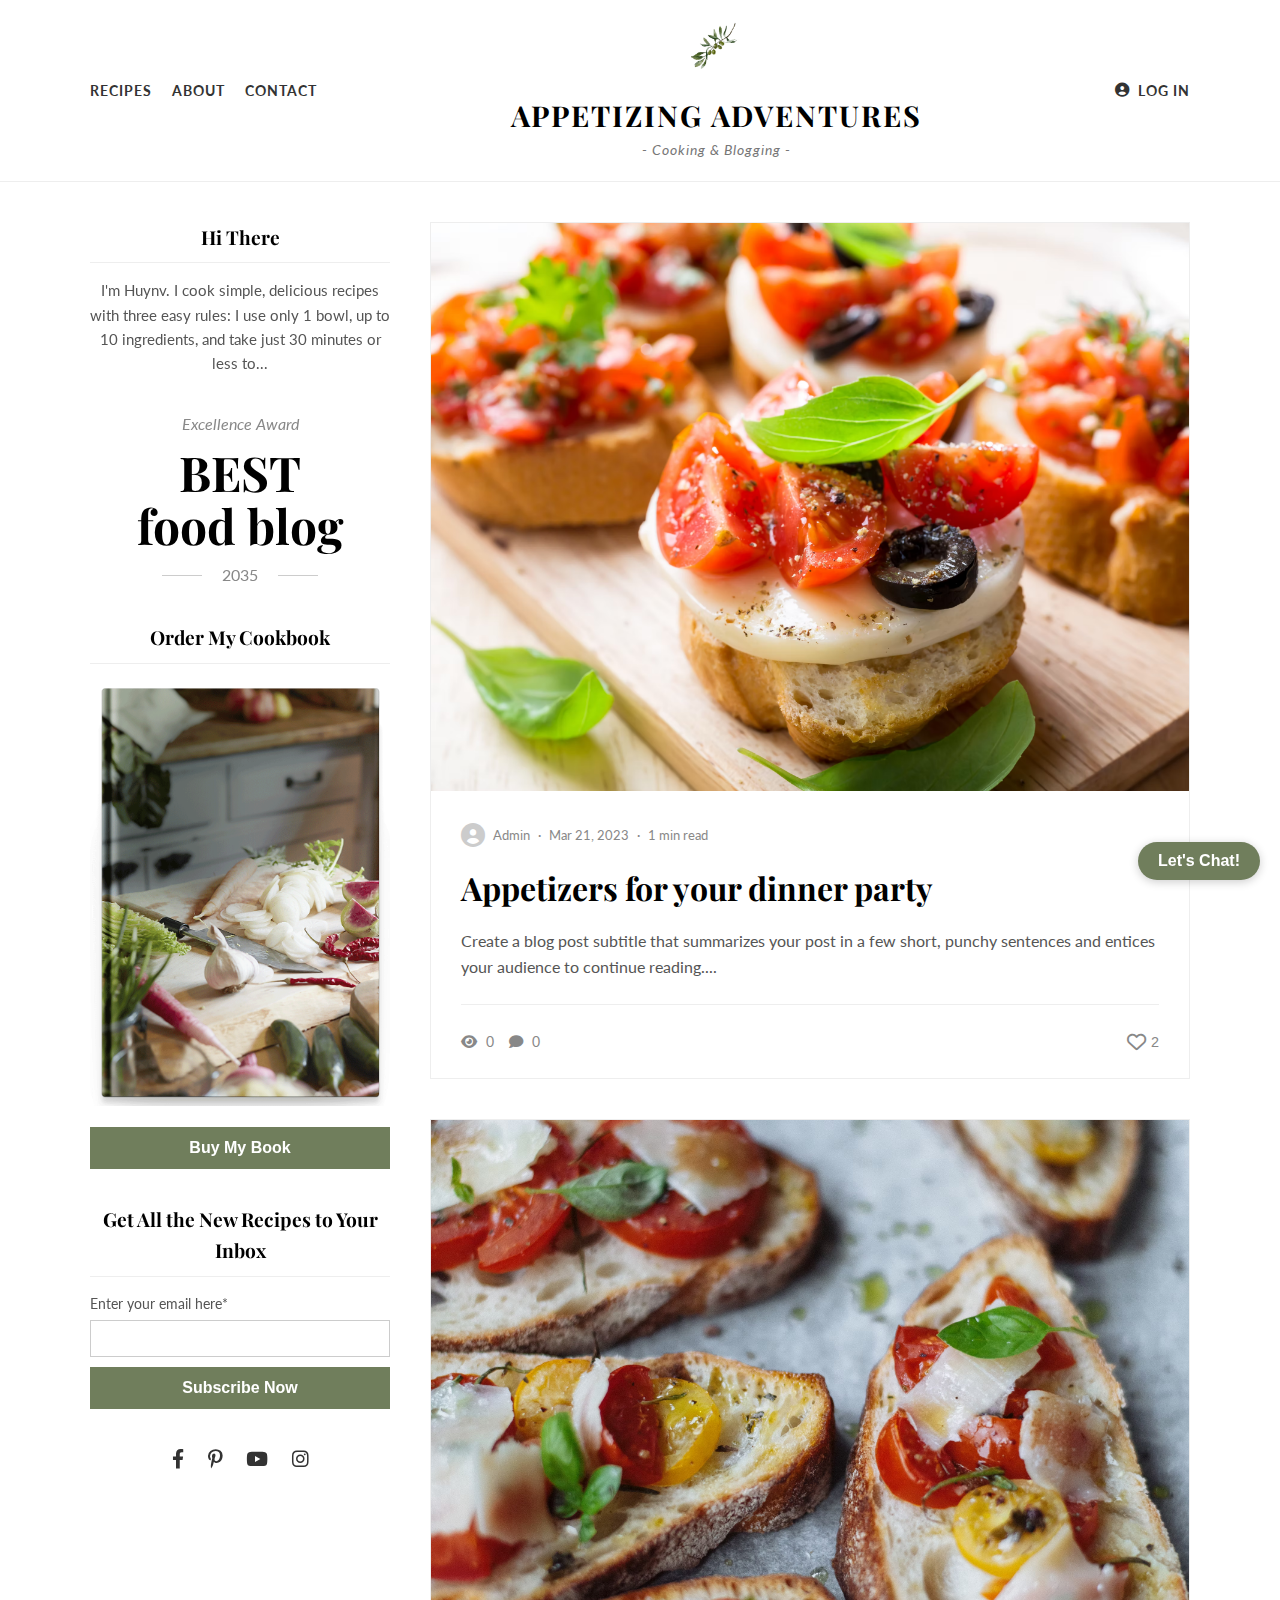
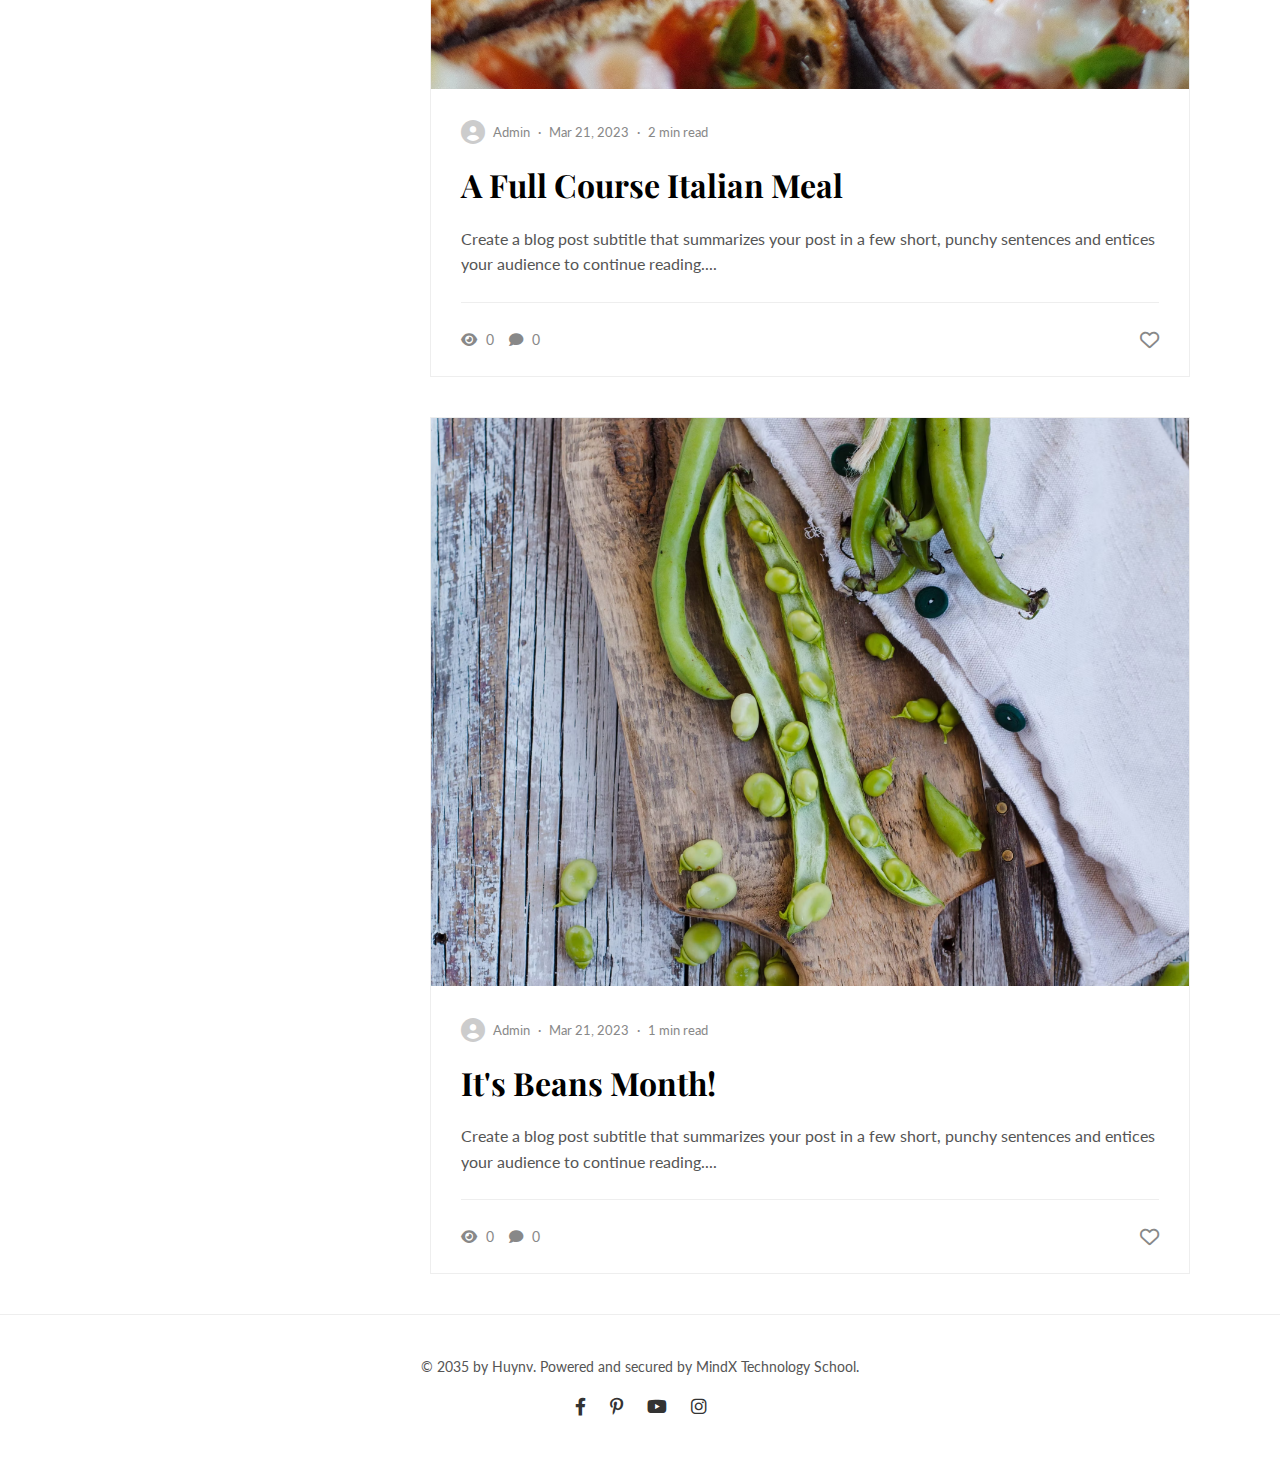
<file: blog/index.html>
<!DOCTYPE html>
<html lang="vi">
<head>
    <meta charset="UTF-8">
    <meta name="viewport" content="width=device-width, initial-scale=1.0">
    <title>Appetizing Adventures - Cooking & Blogging</title>
    
    <link rel="stylesheet" href="https://cdnjs.cloudflare.com/ajax/libs/font-awesome/6.0.0-beta3/css/all.min.css">
    
    <link href="https://fonts.googleapis.com/css2?family=Lato:ital,wght@0,400;0,700;1,400&family=Playfair+Display:wght@700&display=swap" rel="stylesheet">

    <link rel="stylesheet" href="style.css">
</head>
<body>

    <header class="main-header">
        <div class="container header-container">
            <nav class="main-nav">
                <a href="#">RECIPES</a>
                <a href="#">ABOUT</a>
                <a href="#">CONTACT</a>
            </nav>
            
            <div class="logo-container">
                <img src="../blog/images/oliver.avif" alt="Olive Branch" class="logo-image">
                <a href="#" class="nav-logo">APPETIZING ADVENTURES</a>
                <p class="subtitle">- Cooking & Blogging -</p>
            </div>
            
            <div class="login-nav">
                <a href="#"><i class="fas fa-user-circle"></i> LOG IN</a>
            </div>
        </div>
    </header>

    <div class="container main-content">
        
        <aside class="sidebar">
            <div class="sidebar-sticky">
                
                <section class="sidebar-widget">
                    <h2 class="widget-title">Hi There</h2>
                    <p>I'm Huynv. I cook simple, delicious recipes with three easy rules: I use only 1 bowl, up to 10 ingredients, and take just 30 minutes or less to...</p>
                </section>
                
                <section class="sidebar-widget best-blog">
                    <span class="award-sub">Excellence Award</span>
                    <h2 class="award-title">BEST<br>food blog</h2>
                    <span class="award-year">2035</span>
                </section>
                
                <section class="sidebar-widget">
                    <h2 class="widget-title">Order My Cookbook</h2>
                    <img src="../blog/images/book.gif" alt="Cookbook" class="cookbook-img">
                    <button class="cta-button" onclick="buyBook()">Buy My Book</button>
                </section>

                <section class="sidebar-widget">
                    <h2 class="widget-title">Get All the New Recipes to Your Inbox</h2>
                    <form class="subscribe-form">
                        <label for="email">Enter your email here*</label>
                        <input type="email" id="email" placeholder="">
                        <button type="button" class="cta-button" onclick="subscribeNow()">Subscribe Now</button>
                    </form>
                </section>
                
                <section class="sidebar-widget social-widget">
                    <a href="#"><i class="fab fa-facebook-f"></i></a>
                    <a href="#"><i class="fab fa-pinterest-p"></i></a>
                    <a href="#"><i class="fab fa-youtube"></i></a>
                    <a href="#"><i class="fab fa-instagram"></i></a>
                </section>
                
            </div>
        </aside>

        <main class="post-feed">
            
            <article class="post-card">
                <img src="../blog/images/Appetizers .avif" alt="Appetizers">
                <div class="card-content">
                    <div class="post-meta">
                        <i class="fas fa-user-circle author-icon"></i> <span>Admin</span>
                        <span>&#183;</span>
                        <span>Mar 21, 2023</span>
                        <span>&#183;</span>
                        <span>1 min read</span>
                    </div>
                    <h3>Appetizers for your dinner party</h3>
                    <p class="snippet">Create a blog post subtitle that summarizes your post in a few short, punchy sentences and entices your audience to continue reading....</p>
                    <hr>
                    <div class="card-footer">
                        <div class="post-stats">
                            <span><i class="fas fa-eye"></i> 0</span>
                            <span><i class="fas fa-comment"></i> 0</span>
                        </div>
                        <button class="like-button" onclick="likePost(this)">
                            <i class="far fa-heart"></i>
                            <span>2</span>
                        </button>
                    </div>
                </div>
            </article>

            <article class="post-card">
                <img src="../blog/images/italia-mi.avif" alt="Italian Meal">
                <div class="card-content">
                    <div class="post-meta">
                        <i class="fas fa-user-circle author-icon"></i> <span>Admin</span>
                        <span>&#183;</span>
                        <span>Mar 21, 2023</span>
                        <span>&#183;</span>
                        <span>2 min read</span>
                    </div>
                    <h3>A Full Course Italian Meal</h3>
                    <p class="snippet">Create a blog post subtitle that summarizes your post in a few short, punchy sentences and entices your audience to continue reading....</p>
                    <hr>
                    <div class="card-footer">
                        <div class="post-stats">
                            <span><i class="fas fa-eye"></i> 0</span>
                            <span><i class="fas fa-comment"></i> 0</span>
                        </div>
                        <button class="like-button" onclick="likePost(this)">
                            <i class="far fa-heart"></i>
                        </button>
                    </div>
                </div>
            </article>

            <article class="post-card">
                <img src="../blog/images/Beans.avif" alt="Beans">
                <div class="card-content">
                    <div class="post-meta">
                        <i class="fas fa-user-circle author-icon"></i> <span>Admin</span>
                        <span>&#183;</span>
                        <span>Mar 21, 2023</span>
                        <span>&#183;</span>
                        <span>1 min read</span>
                    </div>
                    <h3>It's Beans Month!</h3>
                    <p class="snippet">Create a blog post subtitle that summarizes your post in a few short, punchy sentences and entices your audience to continue reading....</p>
                    <hr>
                    <div class="card-footer">
                        <div class="post-stats">
                            <span><i class="fas fa-eye"></i> 0</span>
                            <span><i class="fas fa-comment"></i> 0</span>
                        </div>
                        <button class="like-button" onclick="likePost(this)">
                            <i class="far fa-heart"></i>
                        </button>
                    </div>
                </div>
            </article>

        </main>
    </div>

    <footer>
        <p>© 2035 by Huynv. Powered and secured by MindX Technology School.</p>
        <div class="footer-social">
            <a href="#"><i class="fab fa-facebook-f"></i></a>
            <a href="#"><i class="fab fa-pinterest-p"></i></a>
            <a href="#"><i class="fab fa-youtube"></i></a>
            <a href="#"><i class="fab fa-instagram"></i></a>
        </div>
    </footer>
    
    <button class="chat-button" onclick="chat()">Let's Chat!</button>

    <script src="script.js"></script>
</body>
</html>
</file>
<file: blog/style.css>
* {
  margin: 0;
  padding: 0;
  box-sizing: border-box;
}

body {
  font-family: "Lato", sans-serif;
  line-height: 1.6;
  background-color: #ffffff;
  color: #333;
}

h1,
h2,
h3,
h4,
h5,
h6,
.nav-logo,
.award-title {
  font-family: "Playfair Display", serif;
}

.container {
  width: 90%;
  max-width: 1100px;
  margin: auto;
}

.cta-button {
  background-color: #707e5c; 
  color: white;
  border: none;
  padding: 12px 20px;
  font-size: 1rem;
  font-weight: 700;
  cursor: pointer;
  width: 100%;
  transition: background-color 0.3s;
}
.cta-button:hover {
  background-color: #5a664a;
}

.main-header {
  position: sticky;
  top: 0;
  background: #fff;
  z-index: 100;
  border-bottom: 1px solid #eee;
}
.header-container {
  display: flex;
  justify-content: space-between;
  align-items: center;
  padding: 20px 0;
}
.main-nav {
  display: flex;
  gap: 20px;
}
.main-nav a,
.login-nav a {
  text-decoration: none;
  color: #333;
  font-weight: 700;
  font-size: 0.9rem;
  letter-spacing: 1px;
}
.logo-container {
  text-align: center;
}
.logo-image {
  width: 50px; 
  margin-bottom: 10px;
}
.nav-logo {
  font-size: 1.8rem;
  font-weight: 700;
  color: #000;
  text-decoration: none;
  letter-spacing: 2px; 
  display: block;
}
.subtitle {
  font-size: 0.9rem;
  color: #777;
  font-style: italic;
  letter-spacing: 1px;
}
.login-nav a {
  display: flex;
  align-items: center;
  gap: 8px;
}

.main-content {
  display: flex;
  margin-top: 40px;
  gap: 40px;
}

.sidebar {
  width: 300px;
  flex-shrink: 0; 
}
.sidebar-sticky {
  position: sticky;
  top: 150px; 
}
.sidebar-widget {
  margin-bottom: 35px;
}
.widget-title {
  font-size: 1.2rem;
  font-weight: 700;
  color: #000;
  text-align: center;
  margin-bottom: 15px;
  padding-bottom: 10px;
  border-bottom: 1px solid #eee;
}
.sidebar-widget p {
  font-size: 0.95rem;
  color: #555;
  text-align: center;
}
.best-blog {
  text-align: center;
}
.award-sub {
  font-size: 1rem;
  font-style: italic;
  color: #888;
}
.award-title {
  font-size: 3rem;
  line-height: 1.1;
  color: #000;
  margin: 10px 0;
}
.award-year {
  display: inline-block;
  font-size: 1rem;
  color: #888;
  padding: 0 20px;
  position: relative;
}
.award-year:before,
.award-year:after {
  content: "";
  position: absolute;
  top: 50%;
  width: 40px;
  height: 1px;
  background: #ccc;
}
.award-year:before {
  left: -40px;
}
.award-year:after {
  right: -40px;
}

.cookbook-img {
  width: 100%;
  height: auto;
  border-radius: 4px;
  margin-bottom: 15px;
}
.subscribe-form label {
  font-size: 0.9rem;
  color: #555;
  display: block;
  text-align: left;
  margin-bottom: 5px;
}
.subscribe-form input {
  width: 100%;
  padding: 10px;
  border: 1px solid #ccc;
  border-radius: 0;
  margin-bottom: 10px;
}
.social-widget {
  text-align: center;
}
.social-widget a {
  color: #333;
  font-size: 1.2rem;
  margin: 0 10px;
  text-decoration: none;
  transition: color 0.3s;
}
.social-widget a:hover {
  color: #707e5c;
}

.post-feed {
  flex-grow: 1; 
}
.post-card {
  background: #ffffff;
  border: 1px solid #eee;
  margin-bottom: 40px;
  transition: box-shadow 0.3s;
}
.post-card:hover {
  box-shadow: 0 5px 15px rgba(0, 0, 0, 0.05);
}
.post-card img {
  width: 100%;
  height: auto; 
}
.card-content {
  padding: 25px 30px;
}
.post-meta {
  display: flex;
  align-items: center;
  gap: 8px;
  font-size: 0.8rem;
  color: #888;
  margin-bottom: 15px;
}

.author-icon {
  font-size: 1.5rem; 
  color: #ccc; 
}

.card-content h3 {
  font-size: 2rem;
  color: #000;
  margin-bottom: 15px;
}
.snippet {
  font-size: 1rem;
  color: #555;
  margin-bottom: 20px;
}
.card-content hr {
  border: 0;
  height: 1px;
  background-color: #eee;
  margin: 25px 0;
}
.card-footer {
  display: flex;
  justify-content: space-between;
  align-items: center;
}
.post-stats {
  display: flex;
  gap: 15px;
  font-size: 0.9rem;
  color: #888;
}
.post-stats span i {
  margin-right: 5px;
}
.like-button {
  background: none;
  border: none;
  cursor: pointer;
  display: flex;
  align-items: center;
  gap: 5px;
  font-size: 0.9rem;
  color: #888;
}
.like-button .fa-heart {
  font-size: 1.2rem;
  transition: color 0.3s;
}
.like-button.liked .fa-heart {
  color: #d90700; 
  font-weight: 900; 
}

footer {
  text-align: center;
  padding: 40px 0;
  border-top: 1px solid #eee;
  font-size: 0.9rem;
  color: #555;
}
.footer-social {
  margin-top: 15px;
}
.footer-social a {
  color: #333;
  font-size: 1.1rem;
  margin: 0 10px;
  text-decoration: none;
  transition: color 0.3s;
}
.footer-social a:hover {
  color: #707e5c;
}

.chat-button {
  position: fixed;
  bottom: 20px;
  right: 20px;
  background-color: #707e5c;
  color: white;
  border: none;
  border-radius: 25px; 
  padding: 10px 20px;
  font-size: 1rem;
  font-weight: 700;
  box-shadow: 0 2px 10px rgba(0, 0, 0, 0.2);
  cursor: pointer;
  z-index: 100;
}

@media (max-width: 992px) {
  .main-content {
    flex-direction: column;
  }
  .sidebar {
    width: 100%;
  }
  .sidebar-sticky {
    position: static; 
  }
  .header-container {
    flex-direction: column;
    gap: 15px;
  }
  .main-nav,
  .login-nav {
    width: 100%;
    justify-content: center;
  }
}
</file>
